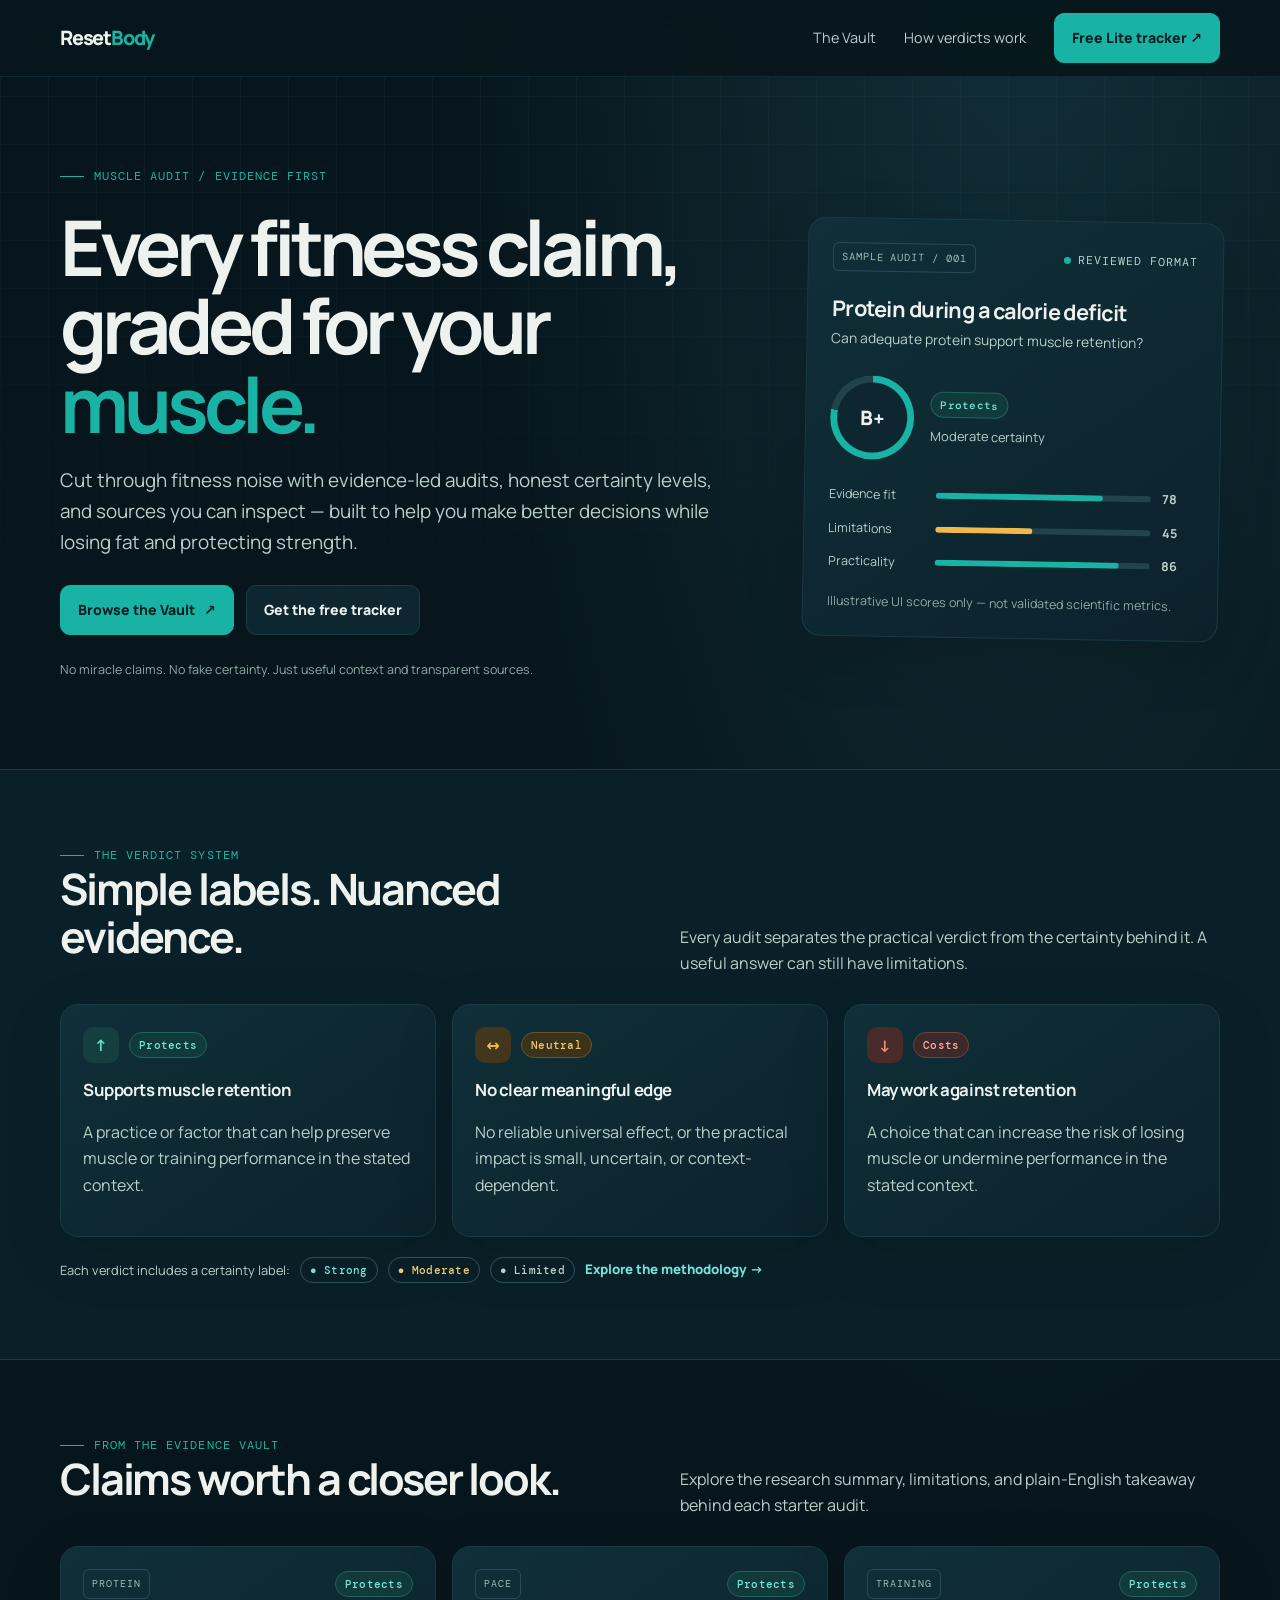
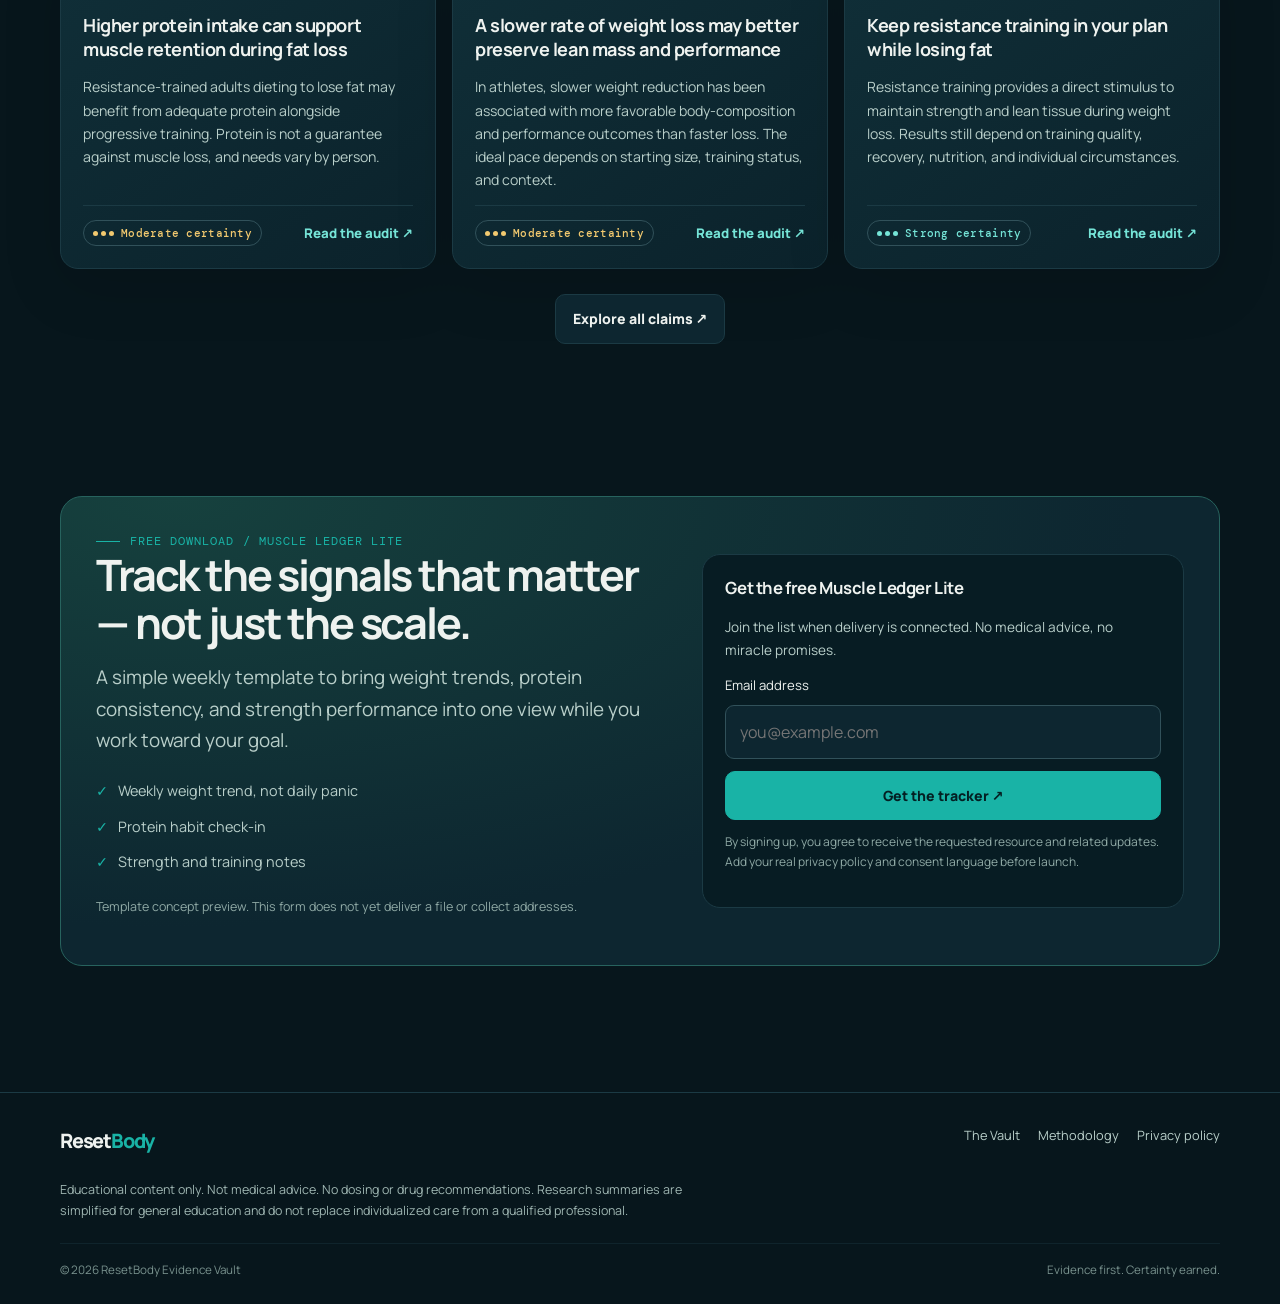
<file: resetbody-evidence-vault/index.html>
<!doctype html><html lang="en"><head><meta charset="utf-8"><meta name="viewport" content="width=device-width,initial-scale=1"><meta name="description" content="Evidence-led audits of fitness claims, fat loss, and muscle retention. Clear verdicts, honest certainty, and research you can inspect."><meta name="theme-color" content="#07161c"><title>ResetBody Evidence Vault — Fitness claims, audited</title><link rel="icon" href="assets/brand.svg" type="image/svg+xml"><link rel="stylesheet" href="assets/styles.css"><script defer src="data/claims.js"></script><script defer src="assets/app.js"></script></head><body><header class="site-header"><nav class="container nav" aria-label="Main navigation"><a class="brand" href="index.html" aria-label="ResetBody home">Reset<span>Body</span></a><button class="menu-toggle" aria-expanded="false" aria-controls="primary-links">Menu</button><div class="nav-links" id="primary-links"><a href="vault.html">The Vault</a><a href="methodology.html">How verdicts work</a><a class="nav-cta" href="#muscle-ledger">Free Lite tracker ↗</a></div></nav></header><main><section class="hero"><div class="container hero-grid"><div class="hero-copy"><span class="eyebrow">Muscle audit / Evidence first</span><h1>Every fitness claim, graded for your <span style="color:var(--teal)">muscle.</span></h1><p class="lead">Cut through fitness noise with evidence-led audits, honest certainty levels, and sources you can inspect — built to help you make better decisions while losing fat and protecting strength.</p><div class="hero-actions"><a class="btn btn-primary" href="vault.html">Browse the Vault <span aria-hidden="true">↗</span></a><a class="btn btn-secondary" href="#muscle-ledger">Get the free tracker</a></div><p class="fineprint">No miracle claims. No fake certainty. Just useful context and transparent sources.</p></div><aside class="audit-card" aria-label="Example claim audit"><div class="card-top"><span class="tag">Sample audit / 001</span><span class="mono muted"><span class="status-dot"></span>Reviewed format</span></div><h3 style="font-size:1.35rem;margin:22px 0 5px">Protein during a calorie deficit</h3><p class="muted" style="font-size:.86rem">Can adequate protein support muscle retention?</p><div class="audit-score"><div class="score-ring">B+</div><div><span class="pill protects">Protects</span><p class="muted" style="font-size:.8rem;margin:8px 0 0">Moderate certainty</p></div></div><div class="meter-list"><div class="meter-row"><span>Evidence fit</span><div class="meter"><span style="width:78%"></span></div><b>78</b></div><div class="meter-row"><span>Limitations</span><div class="meter"><span style="width:45%;background:var(--amber)"></span></div><b>45</b></div><div class="meter-row"><span>Practicality</span><div class="meter"><span style="width:86%"></span></div><b>86</b></div></div><p class="fineprint" style="margin:19px 0 0">Illustrative UI scores only — not validated scientific metrics.</p></aside></div></section><section class="section section-band"><div class="container"><div class="section-head"><div><span class="eyebrow">The verdict system</span><h2>Simple labels. Nuanced evidence.</h2></div><p>Every audit separates the practical verdict from the certainty behind it. A useful answer can still have limitations.</p></div><div class="verdict-grid"><article class="method-card"><div class="verdict-mark"><span class="verdict-icon">↑</span><span class="pill protects">Protects</span></div><h3>Supports muscle retention</h3><p class="muted">A practice or factor that can help preserve muscle or training performance in the stated context.</p></article><article class="method-card"><div class="verdict-mark"><span class="verdict-icon neutral">↔</span><span class="pill neutral">Neutral</span></div><h3>No clear meaningful edge</h3><p class="muted">No reliable universal effect, or the practical impact is small, uncertain, or context-dependent.</p></article><article class="method-card"><div class="verdict-mark"><span class="verdict-icon costs">↓</span><span class="pill costs">Costs</span></div><h3>May work against retention</h3><p class="muted">A choice that can increase the risk of losing muscle or undermine performance in the stated context.</p></article></div><div style="margin-top:20px;display:flex;gap:10px;align-items:center;flex-wrap:wrap"><span class="muted" style="font-size:.8rem">Each verdict includes a certainty label:</span><span class="pill strong">● Strong</span><span class="pill moderate">● Moderate</span><span class="pill limited">● Limited</span><a class="card-link" href="methodology.html">Explore the methodology →</a></div></div></section><section class="section"><div class="container"><div class="section-head"><div><span class="eyebrow">From the evidence vault</span><h2>Claims worth a closer look.</h2></div><p>Explore the research summary, limitations, and plain-English takeaway behind each starter audit.</p></div><div class="claim-grid" data-home-claims></div><div style="text-align:center;margin-top:25px"><a class="btn btn-secondary" href="vault.html">Explore all claims ↗</a></div></div></section><section class="section" id="muscle-ledger"><div class="container"><div class="ledger"><div><span class="eyebrow">Free download / Muscle Ledger Lite</span><h2>Track the signals that matter — not just the scale.</h2><p class="lead">A simple weekly template to bring weight trends, protein consistency, and strength performance into one view while you work toward your goal.</p><div class="ledger-list"><span><b class="check">✓</b> Weekly weight trend, not daily panic</span><span><b class="check">✓</b> Protein habit check-in</span><span><b class="check">✓</b> Strength and training notes</span></div><p class="fineprint">Template concept preview. This form does not yet deliver a file or collect addresses.</p></div><form class="form-panel" data-signup-form><h3>Get the free Muscle Ledger Lite</h3><p class="muted" style="font-size:.85rem">Join the list when delivery is connected. No medical advice, no miracle promises.</p><label for="home-email">Email address</label><input id="home-email" type="email" name="email" placeholder="you@example.com" autocomplete="email" required><button class="btn btn-primary" type="submit">Get the tracker ↗</button><p class="form-note">By signing up, you agree to receive the requested resource and related updates. Add your real privacy policy and consent language before launch.</p><p class="form-message" data-form-message role="status" aria-live="polite"></p></form></div></div></section></main><footer class="site-footer"><div class="container"><div class="footer-top"><a class="brand" href="index.html">Reset<span>Body</span></a><div class="footer-links"><a href="vault.html">The Vault</a><a href="methodology.html">Methodology</a><a href="privacy.html">Privacy policy</a></div></div><p class="disclaimer">Educational content only. Not medical advice. No dosing or drug recommendations. Research summaries are simplified for general education and do not replace individualized care from a qualified professional.</p><div class="copyright"><span>© <span data-year>2026</span> ResetBody Evidence Vault</span><span>Evidence first. Certainty earned.</span></div></div></footer><script>document.querySelectorAll('[data-year]').forEach(el=>el.textContent=new Date().getFullYear())</script></body></html>
</file>
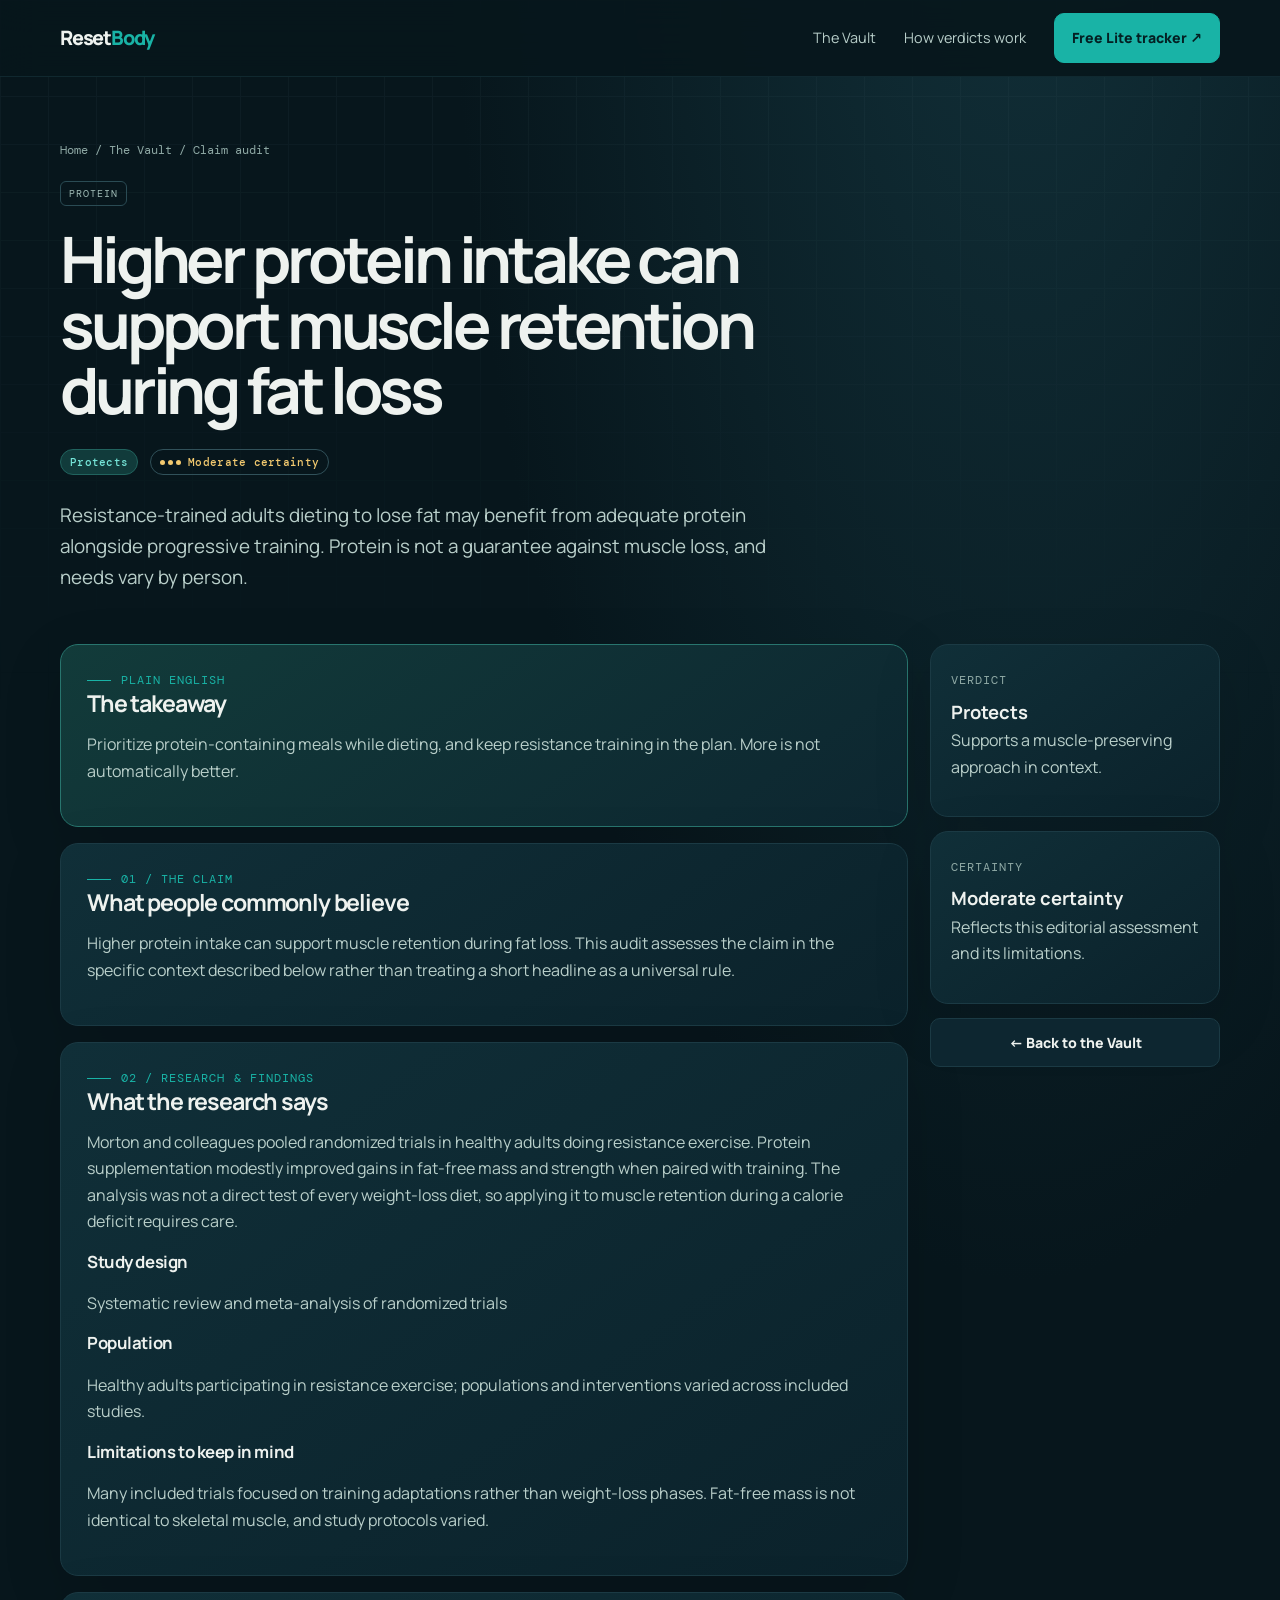
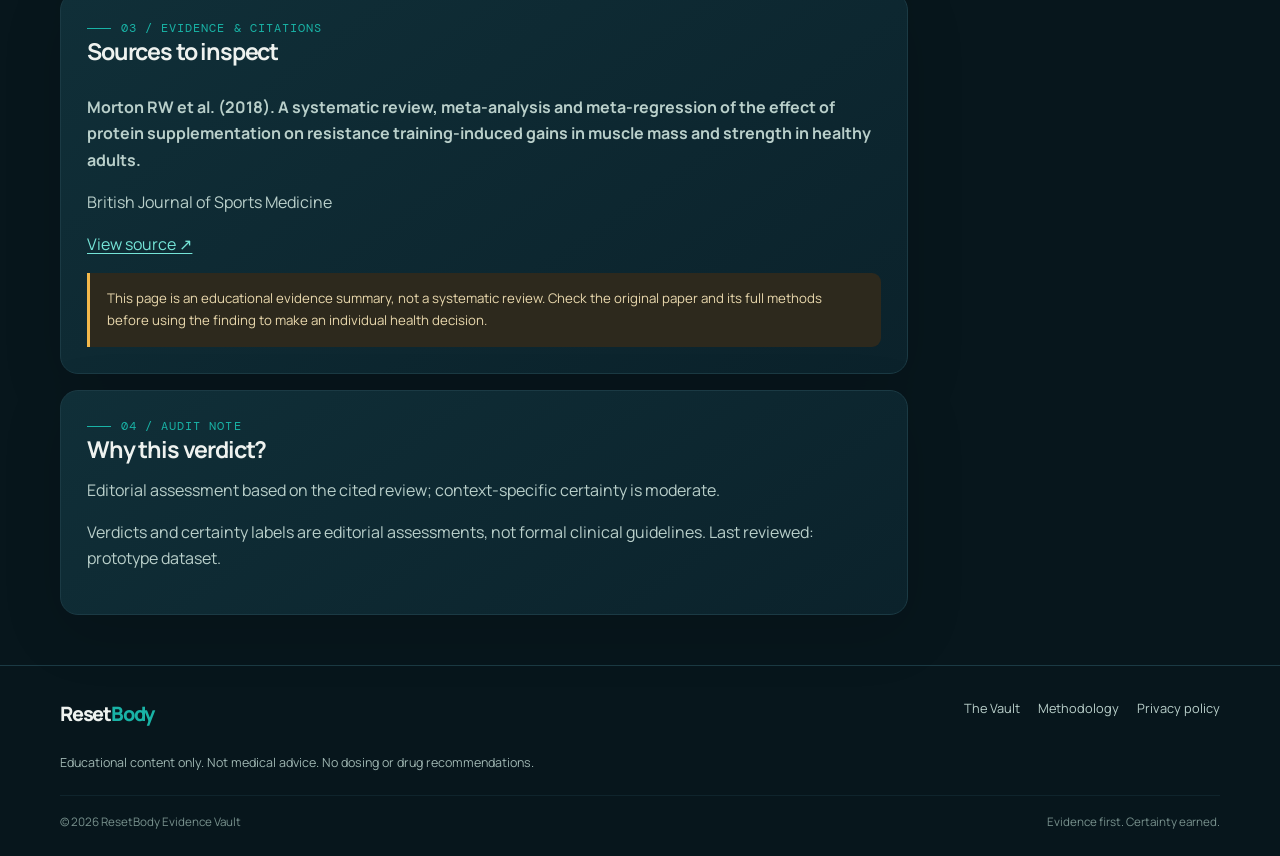
<file: resetbody-evidence-vault/claim-detail.html>
<!doctype html><html lang="en"><head><meta charset="utf-8"><meta name="viewport" content="width=device-width,initial-scale=1"><meta name="description" content="A detailed ResetBody claim audit with research findings, citations, limitations, and a plain-English summary."><meta name="theme-color" content="#07161c"><title>Claim audit | ResetBody Evidence Vault</title><link rel="icon" href="assets/brand.svg" type="image/svg+xml"><link rel="stylesheet" href="assets/styles.css"><script defer src="data/claims.js"></script><script defer src="assets/app.js"></script></head><body><header class="site-header"><nav class="container nav" aria-label="Main navigation"><a class="brand" href="index.html">Reset<span>Body</span></a><button class="menu-toggle" aria-expanded="false" aria-controls="primary-links">Menu</button><div class="nav-links" id="primary-links"><a href="vault.html">The Vault</a><a href="methodology.html">How verdicts work</a><a class="nav-cta" href="index.html#muscle-ledger">Free Lite tracker ↗</a></div></nav></header><main class="container" data-claim-detail><div class="page-hero"><span class="eyebrow">Loading claim audit</span><h1>Research, context, and practical takeaways.</h1><p class="lead">Choose a claim from the Vault to see the full audit.</p><a class="btn btn-secondary" href="vault.html">Browse the Vault</a></div></main><footer class="site-footer"><div class="container"><div class="footer-top"><a class="brand" href="index.html">Reset<span>Body</span></a><div class="footer-links"><a href="vault.html">The Vault</a><a href="methodology.html">Methodology</a><a href="privacy.html">Privacy policy</a></div></div><p class="disclaimer">Educational content only. Not medical advice. No dosing or drug recommendations.</p><div class="copyright"><span>© <span data-year>2026</span> ResetBody Evidence Vault</span><span>Evidence first. Certainty earned.</span></div></div></footer><script>document.querySelectorAll('[data-year]').forEach(el=>el.textContent=new Date().getFullYear())</script></body></html>
</file>
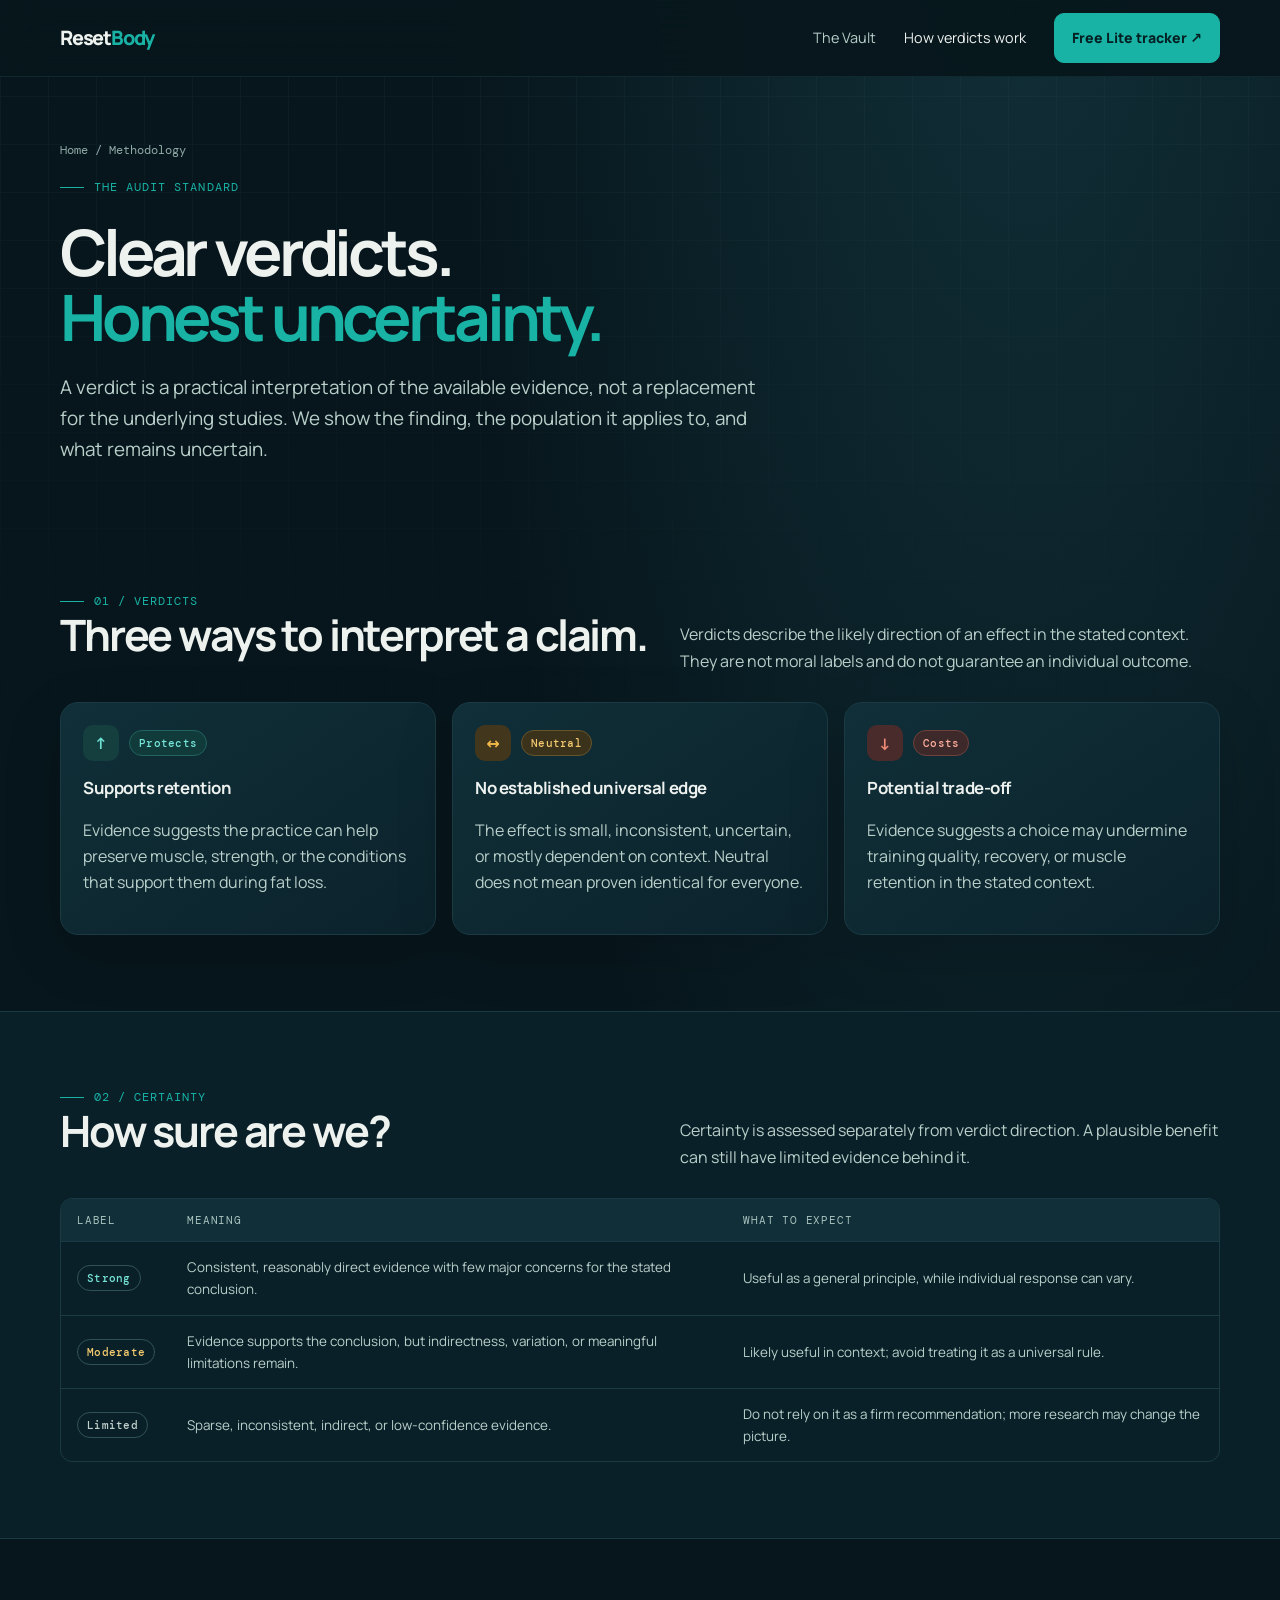
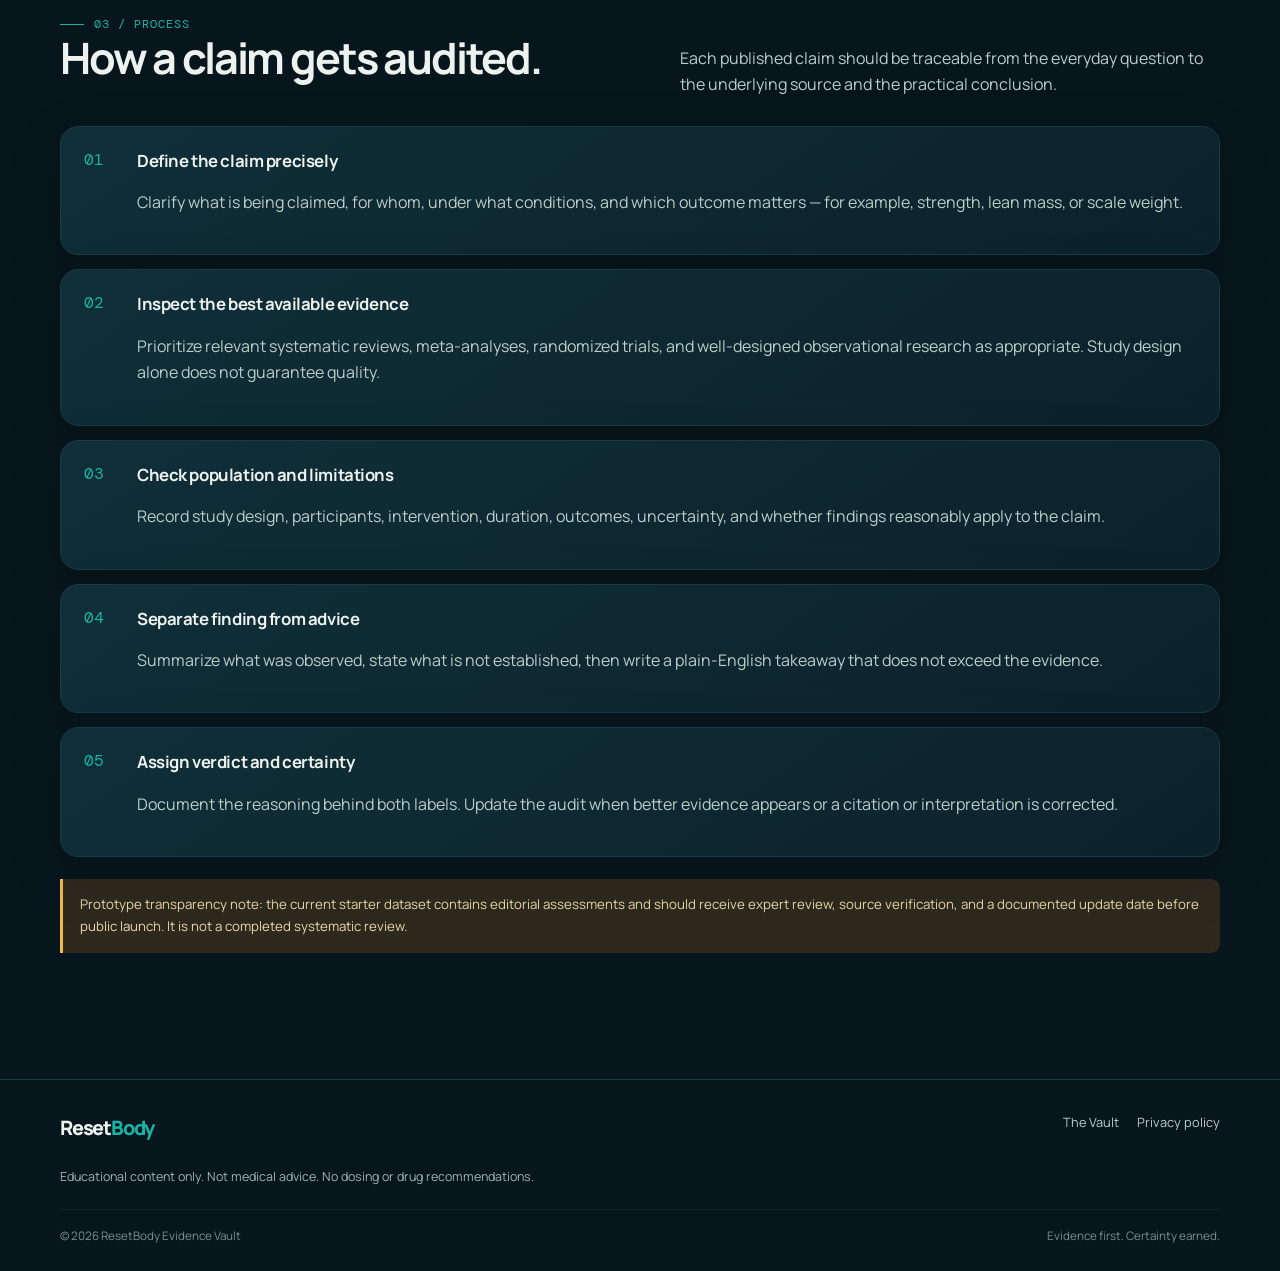
<file: resetbody-evidence-vault/methodology.html>
<!doctype html><html lang="en"><head><meta charset="utf-8"><meta name="viewport" content="width=device-width,initial-scale=1"><meta name="description" content="How ResetBody evaluates fitness claims, assigns verdicts, and communicates evidence certainty and limitations."><meta name="theme-color" content="#07161c"><title>Methodology | ResetBody Evidence Vault</title><link rel="icon" href="assets/brand.svg" type="image/svg+xml"><link rel="stylesheet" href="assets/styles.css"></head><body><header class="site-header"><nav class="container nav" aria-label="Main navigation"><a class="brand" href="index.html">Reset<span>Body</span></a><button class="menu-toggle" aria-expanded="false" aria-controls="primary-links">Menu</button><div class="nav-links" id="primary-links"><a href="vault.html">The Vault</a><a href="methodology.html" aria-current="page">How verdicts work</a><a class="nav-cta" href="index.html#muscle-ledger">Free Lite tracker ↗</a></div></nav></header><main><section class="page-hero"><div class="container"><div class="crumbs"><a href="index.html">Home</a> / Methodology</div><span class="eyebrow">The audit standard</span><h1>Clear verdicts.<br><span style="color:var(--teal)">Honest uncertainty.</span></h1><p class="lead">A verdict is a practical interpretation of the available evidence, not a replacement for the underlying studies. We show the finding, the population it applies to, and what remains uncertain.</p></div></section><section class="section"><div class="container"><div class="section-head"><div><span class="eyebrow">01 / Verdicts</span><h2>Three ways to interpret a claim.</h2></div><p>Verdicts describe the likely direction of an effect in the stated context. They are not moral labels and do not guarantee an individual outcome.</p></div><div class="verdict-grid"><article class="method-card"><div class="verdict-mark"><span class="verdict-icon">↑</span><span class="pill protects">Protects</span></div><h3>Supports retention</h3><p class="muted">Evidence suggests the practice can help preserve muscle, strength, or the conditions that support them during fat loss.</p></article><article class="method-card"><div class="verdict-mark"><span class="verdict-icon neutral">↔</span><span class="pill neutral">Neutral</span></div><h3>No established universal edge</h3><p class="muted">The effect is small, inconsistent, uncertain, or mostly dependent on context. Neutral does not mean proven identical for everyone.</p></article><article class="method-card"><div class="verdict-mark"><span class="verdict-icon costs">↓</span><span class="pill costs">Costs</span></div><h3>Potential trade-off</h3><p class="muted">Evidence suggests a choice may undermine training quality, recovery, or muscle retention in the stated context.</p></article></div></div></section><section class="section section-band"><div class="container"><div class="section-head"><div><span class="eyebrow">02 / Certainty</span><h2>How sure are we?</h2></div><p>Certainty is assessed separately from verdict direction. A plausible benefit can still have limited evidence behind it.</p></div><div class="table-wrap"><table><thead><tr><th>Label</th><th>Meaning</th><th>What to expect</th></tr></thead><tbody><tr><td><span class="pill strong">Strong</span></td><td>Consistent, reasonably direct evidence with few major concerns for the stated conclusion.</td><td>Useful as a general principle, while individual response can vary.</td></tr><tr><td><span class="pill moderate">Moderate</span></td><td>Evidence supports the conclusion, but indirectness, variation, or meaningful limitations remain.</td><td>Likely useful in context; avoid treating it as a universal rule.</td></tr><tr><td><span class="pill limited">Limited</span></td><td>Sparse, inconsistent, indirect, or low-confidence evidence.</td><td>Do not rely on it as a firm recommendation; more research may change the picture.</td></tr></tbody></table></div></div></section><section class="section"><div class="container"><div class="section-head"><div><span class="eyebrow">03 / Process</span><h2>How a claim gets audited.</h2></div><p>Each published claim should be traceable from the everyday question to the underlying source and the practical conclusion.</p></div><div class="methodology-list"><article class="method-card method-step"><h3>Define the claim precisely</h3><p class="muted">Clarify what is being claimed, for whom, under what conditions, and which outcome matters — for example, strength, lean mass, or scale weight.</p></article><article class="method-card method-step"><h3>Inspect the best available evidence</h3><p class="muted">Prioritize relevant systematic reviews, meta-analyses, randomized trials, and well-designed observational research as appropriate. Study design alone does not guarantee quality.</p></article><article class="method-card method-step"><h3>Check population and limitations</h3><p class="muted">Record study design, participants, intervention, duration, outcomes, uncertainty, and whether findings reasonably apply to the claim.</p></article><article class="method-card method-step"><h3>Separate finding from advice</h3><p class="muted">Summarize what was observed, state what is not established, then write a plain-English takeaway that does not exceed the evidence.</p></article><article class="method-card method-step"><h3>Assign verdict and certainty</h3><p class="muted">Document the reasoning behind both labels. Update the audit when better evidence appears or a citation or interpretation is corrected.</p></article></div><div class="notice" style="margin-top:22px">Prototype transparency note: the current starter dataset contains editorial assessments and should receive expert review, source verification, and a documented update date before public launch. It is not a completed systematic review.</div></div></section></main><footer class="site-footer"><div class="container"><div class="footer-top"><a class="brand" href="index.html">Reset<span>Body</span></a><div class="footer-links"><a href="vault.html">The Vault</a><a href="privacy.html">Privacy policy</a></div></div><p class="disclaimer">Educational content only. Not medical advice. No dosing or drug recommendations.</p><div class="copyright"><span>© <span data-year>2026</span> ResetBody Evidence Vault</span><span>Evidence first. Certainty earned.</span></div></div></footer><script src="assets/app.js"></script><script>document.querySelectorAll('[data-year]').forEach(el=>el.textContent=new Date().getFullYear())</script></body></html>
</file>
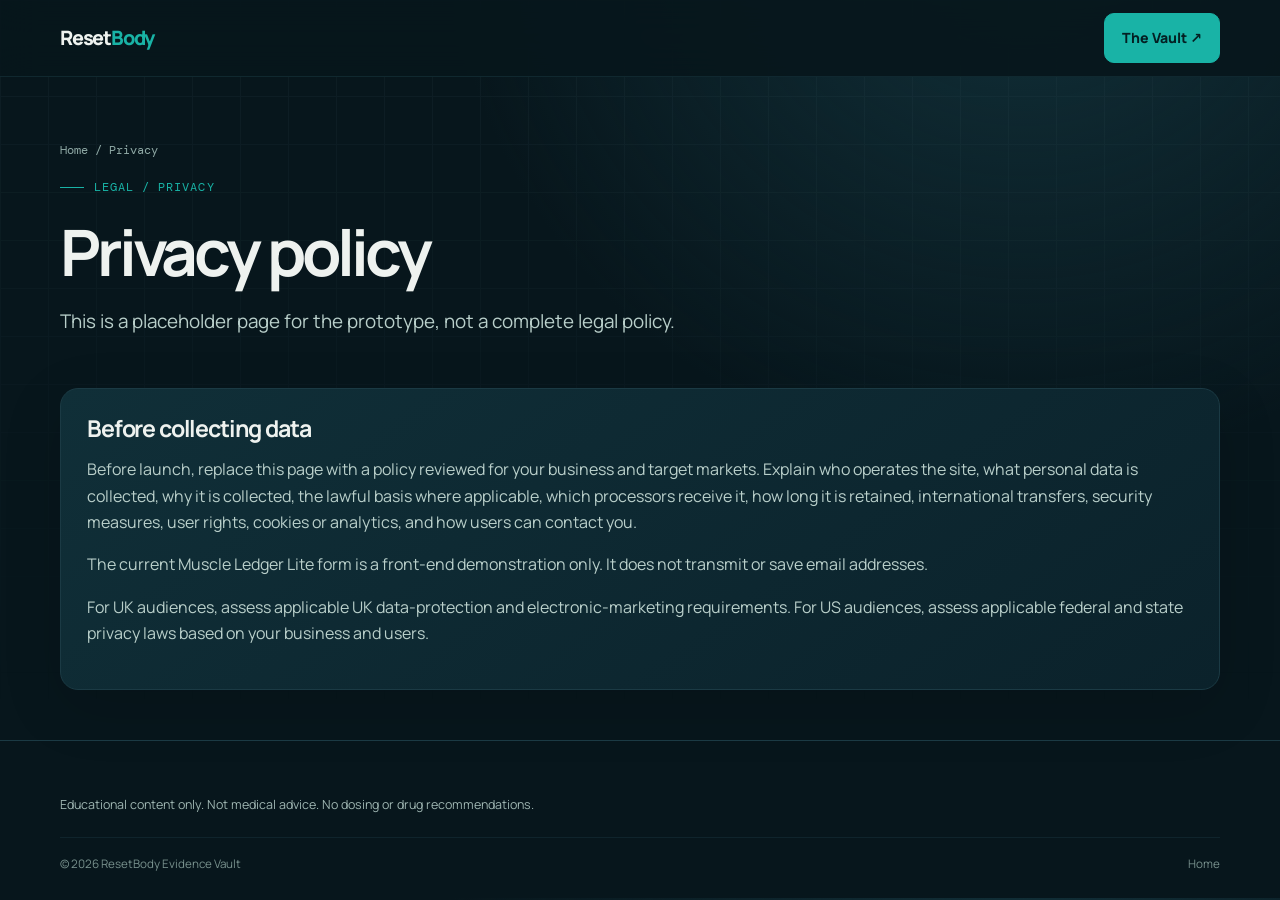
<file: resetbody-evidence-vault/privacy.html>
<!doctype html><html lang="en"><head><meta charset="utf-8"><meta name="viewport" content="width=device-width,initial-scale=1"><meta name="description" content="Privacy policy placeholder for ResetBody Evidence Vault."><meta name="theme-color" content="#07161c"><title>Privacy Policy | ResetBody</title><link rel="stylesheet" href="assets/styles.css"></head><body><header class="site-header"><nav class="container nav"><a class="brand" href="index.html">Reset<span>Body</span></a><a class="nav-cta" href="vault.html">The Vault ↗</a></nav></header><main class="container"><section class="page-hero"><div class="crumbs"><a href="index.html">Home</a> / Privacy</div><span class="eyebrow">Legal / Privacy</span><h1>Privacy policy</h1><p class="lead">This is a placeholder page for the prototype, not a complete legal policy.</p></section><section class="detail-panel"><h2>Before collecting data</h2><p class="muted">Before launch, replace this page with a policy reviewed for your business and target markets. Explain who operates the site, what personal data is collected, why it is collected, the lawful basis where applicable, which processors receive it, how long it is retained, international transfers, security measures, user rights, cookies or analytics, and how users can contact you.</p><p class="muted">The current Muscle Ledger Lite form is a front-end demonstration only. It does not transmit or save email addresses.</p><p class="muted">For UK audiences, assess applicable UK data-protection and electronic-marketing requirements. For US audiences, assess applicable federal and state privacy laws based on your business and users.</p></section></main><footer class="site-footer"><div class="container"><p class="disclaimer">Educational content only. Not medical advice. No dosing or drug recommendations.</p><div class="copyright"><span>© <span data-year>2026</span> ResetBody Evidence Vault</span><a href="index.html">Home</a></div></div></footer><script>document.querySelectorAll('[data-year]').forEach(el=>el.textContent=new Date().getFullYear())</script></body></html>
</file>
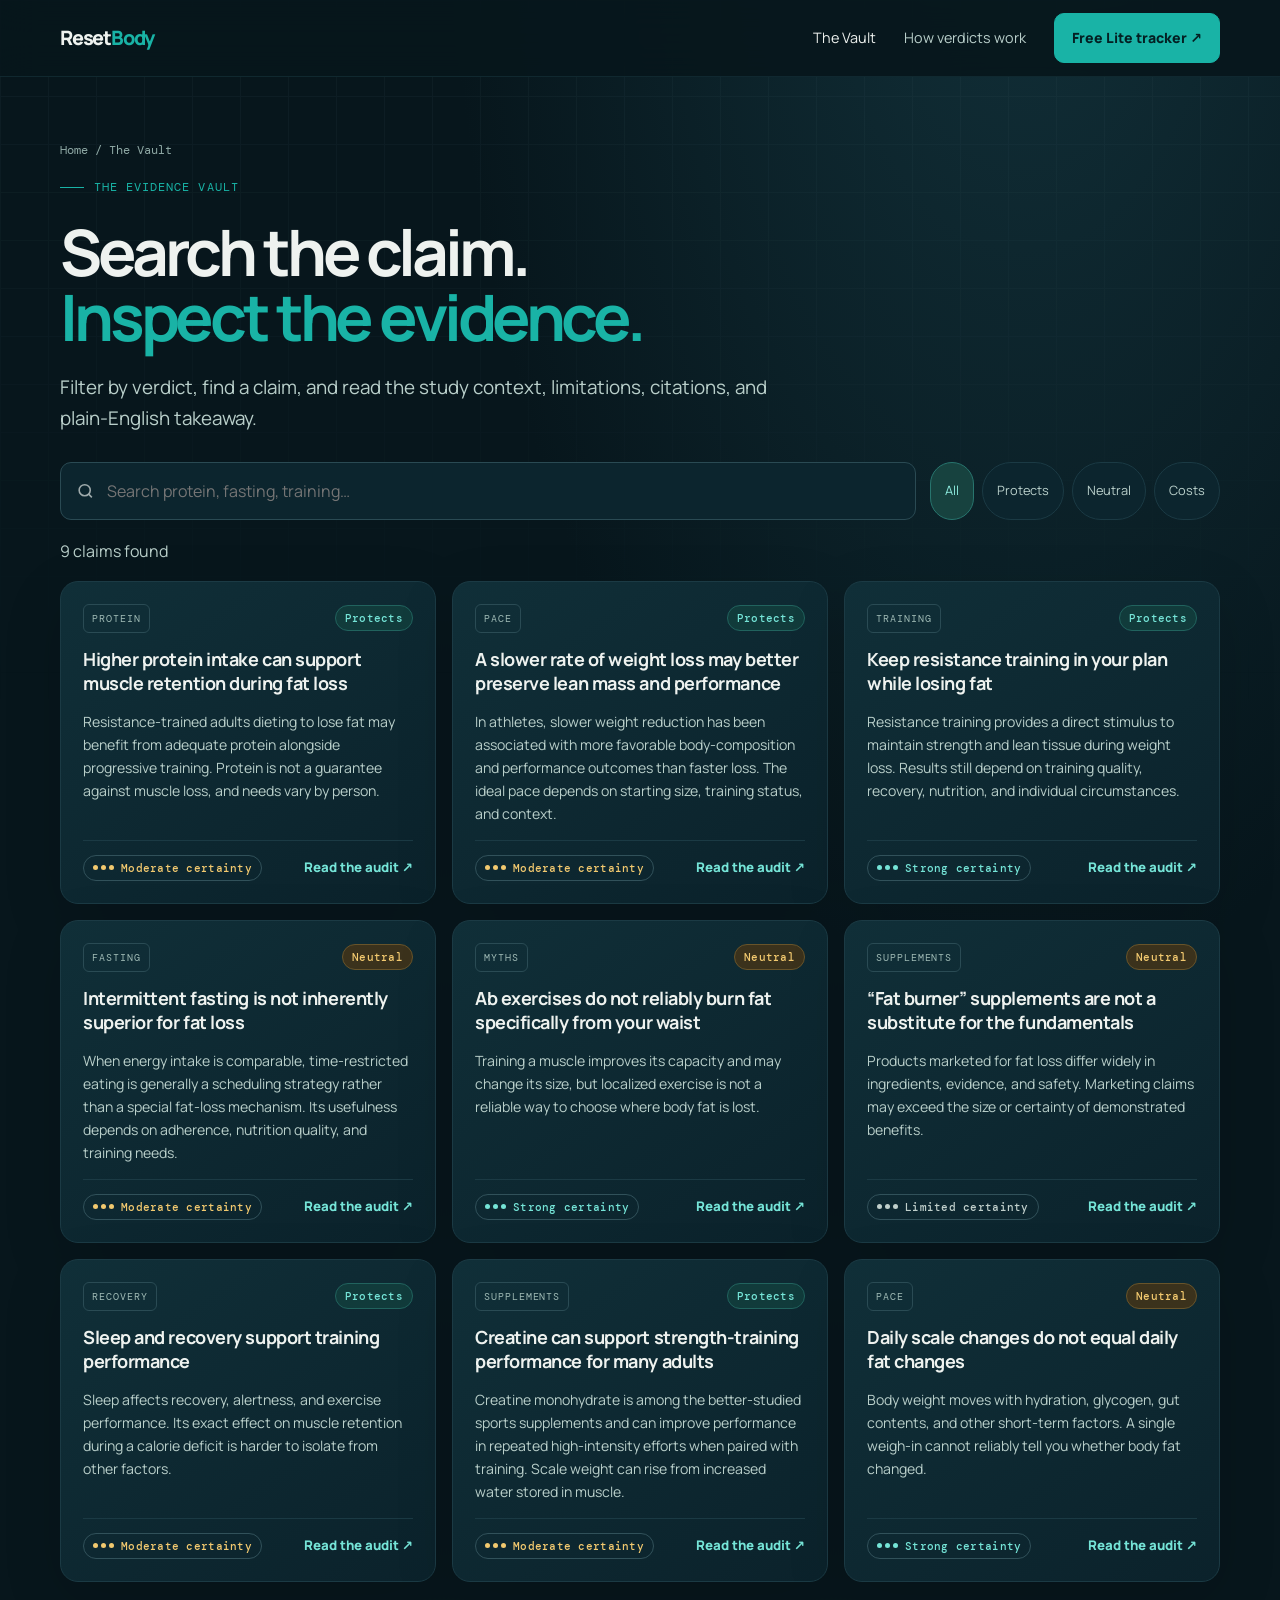
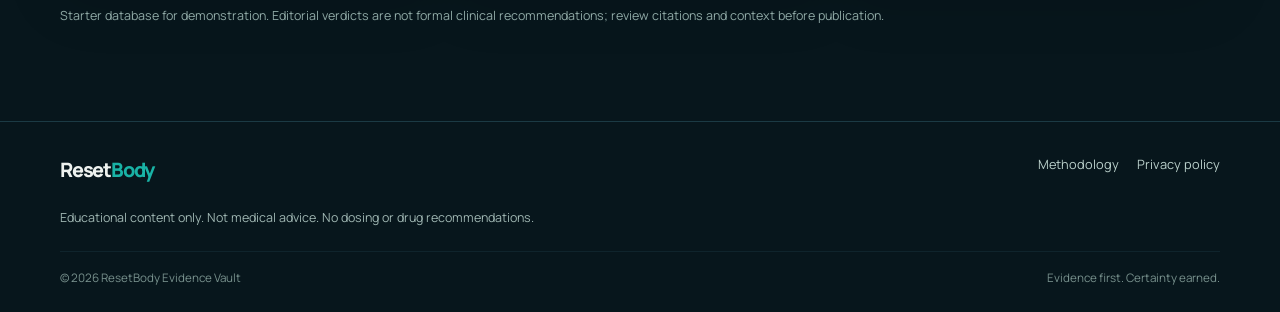
<file: resetbody-evidence-vault/vault.html>
<!doctype html><html lang="en"><head><meta charset="utf-8"><meta name="viewport" content="width=device-width,initial-scale=1"><meta name="description" content="Search evidence-led audits of fat loss, muscle retention, training, nutrition, and fitness myths."><meta name="theme-color" content="#07161c"><title>The Evidence Vault | ResetBody</title><link rel="icon" href="assets/brand.svg" type="image/svg+xml"><link rel="stylesheet" href="assets/styles.css"><script defer src="data/claims.js"></script><script defer src="assets/app.js"></script></head><body><header class="site-header"><nav class="container nav" aria-label="Main navigation"><a class="brand" href="index.html">Reset<span>Body</span></a><button class="menu-toggle" aria-expanded="false" aria-controls="primary-links">Menu</button><div class="nav-links" id="primary-links"><a href="vault.html" aria-current="page">The Vault</a><a href="methodology.html">How verdicts work</a><a class="nav-cta" href="index.html#muscle-ledger">Free Lite tracker ↗</a></div></nav></header><main><section class="page-hero"><div class="container"><div class="crumbs"><a href="index.html">Home</a> / The Vault</div><span class="eyebrow">The evidence vault</span><h1>Search the claim.<br><span style="color:var(--teal)">Inspect the evidence.</span></h1><p class="lead">Filter by verdict, find a claim, and read the study context, limitations, citations, and plain-English takeaway.</p><div class="search-panel"><label class="search-wrap"><span class="sr-only">Search claims</span><svg width="19" height="19" viewBox="0 0 24 24" fill="none" stroke="currentColor" stroke-width="2"><circle cx="11" cy="11" r="7"/><path d="m20 20-4-4"/></svg><input data-claim-search type="search" placeholder="Search protein, fasting, training…" autocomplete="off"></label><div class="filters" role="group" aria-label="Filter claims by verdict"><button class="filter-btn" data-filter="all" aria-pressed="true">All</button><button class="filter-btn" data-filter="protects" aria-pressed="false">Protects</button><button class="filter-btn" data-filter="neutral" aria-pressed="false">Neutral</button><button class="filter-btn" data-filter="costs" aria-pressed="false">Costs</button></div></div><p class="muted" data-results-count aria-live="polite"></p><div class="claim-grid" data-claims-grid></div><div class="empty-state hide" data-empty><h3>No matching claims</h3><p>Try another keyword or choose a different verdict filter.</p></div><p class="fineprint" style="margin-top:24px">Starter database for demonstration. Editorial verdicts are not formal clinical recommendations; review citations and context before publication.</p></div></section></main><footer class="site-footer"><div class="container"><div class="footer-top"><a class="brand" href="index.html">Reset<span>Body</span></a><div class="footer-links"><a href="methodology.html">Methodology</a><a href="privacy.html">Privacy policy</a></div></div><p class="disclaimer">Educational content only. Not medical advice. No dosing or drug recommendations.</p><div class="copyright"><span>© <span data-year>2026</span> ResetBody Evidence Vault</span><span>Evidence first. Certainty earned.</span></div></div></footer><script>document.querySelectorAll('[data-year]').forEach(el=>el.textContent=new Date().getFullYear())</script></body></html>
</file>
<file: resetbody-evidence-vault/assets/styles.css>
@import url('https://fonts.googleapis.com/css2?family=DM+Mono:wght@400;500&family=Manrope:wght@400;500;600;700;800&display=swap');
:root{color-scheme:dark;--bg:#07161c;--panel:#0d2630;--panel2:#102f38;--line:#1b3a44;--text:#eef2ef;--muted:#b9cfca;--teal:#19b3a6;--amber:#f2b84b;--red:#f08a78;--shadow:0 18px 60px #0002;--radius:18px;--max:1160px}*{box-sizing:border-box}html{scroll-behavior:smooth;scroll-padding-top:90px}body{margin:0;background:radial-gradient(ellipse at 80% -10%,#12313a 0,transparent 40%),linear-gradient(#07161c,#07161c);color:var(--text);font-family:Manrope,system-ui,sans-serif;line-height:1.65}body:before{content:"";position:fixed;inset:0;pointer-events:none;opacity:.12;background-image:linear-gradient(#45626a 1px,transparent 1px),linear-gradient(90deg,#45626a 1px,transparent 1px);background-size:48px 48px;mask-image:linear-gradient(to bottom,#000,transparent 80%);z-index:-1}a{color:inherit;text-decoration:none}a:hover{color:#70e0d4}button,input{font:inherit}button,a,input{outline-offset:4px}button:focus-visible,a:focus-visible,input:focus-visible{outline:2px solid var(--teal)}.container{width:min(var(--max),calc(100% - 40px));margin-inline:auto}.site-header{position:sticky;top:0;z-index:20;background:#07161ce8;backdrop-filter:blur(18px);border-bottom:1px solid #1b3a4480}.nav{min-height:76px;display:flex;align-items:center;justify-content:space-between;gap:24px}.brand{font-weight:800;font-size:1.24rem;letter-spacing:-.06em;white-space:nowrap}.brand span{color:var(--teal)}.nav-links{display:flex;align-items:center;gap:28px;color:var(--muted);font-size:.9rem}.nav-links a[aria-current=page]{color:var(--text)}.nav-cta,.btn{display:inline-flex;align-items:center;justify-content:center;gap:9px;padding:12px 17px;border-radius:10px;border:1px solid var(--line);font-weight:800;font-size:.88rem;transition:transform .2s,background .2s,border-color .2s;cursor:pointer}.nav-cta,.btn-primary{background:var(--teal);border-color:var(--teal);color:#042023}.btn:hover,.nav-cta:hover{transform:translateY(-2px);color:inherit}.btn-secondary{background:#0d2630;color:var(--text)}.btn-small{padding:8px 11px;font-size:.78rem}.menu-toggle{display:none;background:none;border:1px solid var(--line);color:var(--text);padding:9px 12px;border-radius:9px}.eyebrow,.mono,.tag,.label{font-family:'DM Mono',monospace;text-transform:uppercase;letter-spacing:.09em;font-size:.72rem}.eyebrow{color:var(--teal);display:flex;align-items:center;gap:10px}.eyebrow:before{content:"";height:1px;width:24px;background:var(--teal)}h1,h2,h3,p{margin-top:0}h1{font-size:clamp(2.6rem,6vw,5rem);line-height:1.02;letter-spacing:-.065em;max-width:850px;margin:22px 0}h2{font-size:clamp(1.8rem,3.5vw,2.7rem);line-height:1.12;letter-spacing:-.05em;margin-bottom:15px}h3{font-size:1.05rem;line-height:1.35;letter-spacing:-.025em}.lead{font-size:clamp(1rem,1.8vw,1.18rem);color:var(--muted);max-width:720px}.muted{color:var(--muted)}.hero{padding:90px 0 76px}.hero-grid{display:grid;grid-template-columns:1.25fr .75fr;gap:52px;align-items:center}.hero-copy .lead{max-width:660px}.hero-actions{display:flex;flex-wrap:wrap;gap:12px;margin:27px 0 25px}.fineprint{font-size:.78rem;color:#8fa9a5}.audit-card,.card,.method-card,.detail-panel,.form-panel{background:linear-gradient(145deg,#102f38,#0b222b);border:1px solid var(--line);border-radius:var(--radius);box-shadow:var(--shadow)}.audit-card{padding:24px;transform:rotate(1deg)}.card-top{display:flex;justify-content:space-between;gap:12px;align-items:center}.tag{color:#9fbab5;border:1px solid #2a4b54;padding:5px 8px;border-radius:6px;font-size:.65rem}.status-dot{display:inline-block;width:7px;height:7px;border-radius:50%;background:var(--teal);margin-right:7px}.audit-score{display:flex;align-items:center;gap:16px;margin:25px 0}.score-ring{width:84px;height:84px;border-radius:50%;display:grid;place-items:center;background:radial-gradient(circle at center,var(--panel) 58%,transparent 60%),conic-gradient(var(--teal) 0 78%,#23434b 78%);font-weight:800;font-size:1.25rem}.meter-list{display:grid;gap:13px}.meter-row{display:grid;grid-template-columns:95px 1fr 32px;gap:12px;align-items:center;font-size:.78rem;color:var(--muted)}.meter{height:6px;border-radius:99px;background:#23434b;overflow:hidden}.meter span{display:block;height:100%;background:var(--teal);border-radius:99px}.section{padding:76px 0}.section-head{display:flex;justify-content:space-between;gap:30px;align-items:end;margin-bottom:28px}.section-head p{max-width:540px;color:var(--muted);margin-bottom:0}.verdict-grid,.claim-grid,.feature-grid{display:grid;grid-template-columns:repeat(3,minmax(0,1fr));gap:16px}.method-card,.card{padding:22px}.verdict-mark{display:flex;align-items:center;gap:10px;margin-bottom:16px}.verdict-icon{width:36px;height:36px;border-radius:10px;display:grid;place-items:center;font-weight:900;background:#153f3f;color:#6de0d1}.verdict-icon.neutral{background:#42371d;color:var(--amber)}.verdict-icon.costs{background:#482b2a;color:var(--red)}.pill{display:inline-flex;align-items:center;gap:7px;border-radius:999px;padding:5px 9px;font:500 .68rem 'DM Mono',monospace;letter-spacing:.025em;border:1px solid #31515a}.pill.protects{color:#75e4d7;background:#113b3b;border-color:#21635e}.pill.neutral{color:#f2c96f;background:#3b321c;border-color:#68542a}.pill.costs{color:#ffad9e;background:#3d2929;border-color:#71413c}.pill.strong{color:#75e4d7}.pill.moderate{color:#f2c96f}.pill.limited{color:#c0cfcb}.certainty-dots{display:inline-flex;gap:3px}.certainty-dots i{display:block;width:5px;height:5px;background:currentColor;border-radius:50%}.section-band{background:#0a2028;border-block:1px solid var(--line)}.search-panel{display:grid;grid-template-columns:1fr auto;gap:14px;margin:28px 0 18px}.search-wrap{position:relative}.search-wrap input{width:100%;padding:15px 16px 15px 46px;background:#0c252e;color:var(--text);border:1px solid #2a4a53;border-radius:11px}.search-wrap svg{position:absolute;left:16px;top:50%;transform:translateY(-50%);opacity:.65}.filters{display:flex;gap:8px;flex-wrap:wrap}.filter-btn{border:1px solid var(--line);background:#0c252e;color:var(--muted);border-radius:999px;padding:9px 14px;cursor:pointer;font-size:.8rem}.filter-btn[aria-pressed=true]{background:#17423f;color:#8ce9dc;border-color:#28756e}.claim-grid{grid-template-columns:repeat(3,minmax(0,1fr));align-items:stretch}.claim-card{display:flex;flex-direction:column;gap:14px;min-height:285px}.claim-card h3{font-size:1.13rem;margin:0}.claim-card p{color:var(--muted);font-size:.88rem;margin:0}.claim-card .claim-foot{margin-top:auto;padding-top:14px;border-top:1px solid var(--line);display:flex;align-items:center;justify-content:space-between;gap:8px;flex-wrap:wrap}.claim-meta{display:flex;align-items:center;justify-content:space-between;gap:10px}.card-link{font-size:.83rem;font-weight:800;color:#75e4d7}.empty-state{padding:44px 20px;text-align:center;border:1px dashed #31515a;border-radius:14px;color:var(--muted)}.ledger{padding:35px;display:grid;grid-template-columns:1fr .85fr;gap:40px;align-items:center;border:1px solid #27635e;background:radial-gradient(ellipse at 10% 0,#16413e,#0d2630 65%);border-radius:22px}.ledger-list{display:grid;gap:12px;margin:23px 0}.ledger-list span{display:flex;gap:10px;align-items:center;color:var(--muted);font-size:.9rem}.check{color:var(--teal);font-weight:900}.form-panel{padding:22px;background:#071c23;box-shadow:none}.form-panel label{display:block;font-size:.82rem;margin:0 0 8px}.form-panel input{width:100%;padding:13px 14px;background:#0d2630;border:1px solid #31515a;border-radius:9px;color:var(--text);margin-bottom:12px}.form-panel button{width:100%}.form-note{font-size:.75rem;color:#8fa9a5;margin:12px 0 0}.form-message{font-size:.83rem;margin-top:12px;color:#75e4d7}.site-footer{border-top:1px solid var(--line);padding:32px 0 24px;margin-top:50px}.footer-top{display:flex;justify-content:space-between;gap:28px;align-items:start}.footer-links{display:flex;gap:18px;flex-wrap:wrap;font-size:.8rem;color:var(--muted)}.disclaimer{max-width:650px;color:#9eb5b1;font-size:.78rem;margin:22px 0}.copyright{border-top:1px solid #1b3a446b;padding-top:17px;display:flex;justify-content:space-between;gap:15px;color:#78918d;font-size:.73rem}.page-hero{padding:66px 0 32px}.page-hero h1{font-size:clamp(2.4rem,5vw,4rem)}.crumbs{font: .72rem 'DM Mono',monospace;color:#8fa9a5;margin-bottom:20px}.detail-layout{display:grid;grid-template-columns:minmax(0,1fr) 290px;gap:22px;align-items:start}.detail-main{display:grid;gap:16px}.detail-panel{padding:26px}.detail-panel h2{font-size:1.45rem}.detail-panel p,.detail-panel li{color:var(--muted)}.detail-panel ul{padding-left:21px}.citation{padding:15px 0;border-top:1px solid var(--line)}.citation:first-of-type{border-top:0}.citation a{color:#75e4d7;text-decoration:underline;text-underline-offset:3px}.detail-aside{position:sticky;top:100px;display:grid;gap:14px}.aside-stat{padding:20px}.aside-stat .label{color:#8fa9a5}.aside-stat strong{display:block;font-size:1.15rem;margin-top:5px}.plain-summary{border-color:#28756e;background:linear-gradient(145deg,#123b3a,#0d2630)}.methodology-list{counter-reset:steps;display:grid;gap:14px}.method-step{padding:23px 24px 23px 76px;position:relative}.method-step:before{counter-increment:steps;content:counter(steps,decimal-leading-zero);position:absolute;left:23px;top:22px;font:1rem 'DM Mono',monospace;color:var(--teal)}.table-wrap{overflow:auto;border:1px solid var(--line);border-radius:12px}table{border-collapse:collapse;width:100%;min-width:600px;font-size:.84rem}th,td{text-align:left;padding:14px 16px;border-bottom:1px solid var(--line)}th{background:#102f38;font: .7rem 'DM Mono',monospace;text-transform:uppercase;letter-spacing:.07em;color:#a8c2bd}td{color:var(--muted)}tr:last-child td{border-bottom:0}.notice{padding:15px 17px;border-left:3px solid var(--amber);background:#2d291d;color:#e9d8ad;border-radius:0 9px 9px 0;font-size:.83rem}.hide{display:none!important}.sr-only{position:absolute;width:1px;height:1px;padding:0;margin:-1px;overflow:hidden;clip:rect(0,0,0,0);white-space:nowrap;border:0}
@media(max-width:900px){.hero-grid{grid-template-columns:1fr;gap:30px}.audit-card{max-width:520px;transform:none}.claim-grid{grid-template-columns:repeat(2,minmax(0,1fr))}.ledger{grid-template-columns:1fr;gap:18px}.detail-layout{grid-template-columns:1fr}.detail-aside{position:static;grid-template-columns:repeat(2,minmax(0,1fr))}.verdict-grid,.feature-grid{grid-template-columns:1fr 1fr}}
@media(max-width:650px){.container{width:min(var(--max),calc(100% - 28px))}.nav{min-height:66px}.menu-toggle{display:inline-flex}.nav-links{display:none;position:absolute;top:65px;left:0;right:0;background:#07161c;border-bottom:1px solid var(--line);padding:20px;align-items:stretch;flex-direction:column;gap:17px}.nav-links.open{display:flex}.nav-cta{width:100%}.hero{padding:58px 0 45px}.section{padding:52px 0}.section-head{display:block}.section-head p{margin-top:12px}.verdict-grid,.claim-grid,.feature-grid{grid-template-columns:1fr}.search-panel{grid-template-columns:1fr}.filters{overflow-x:auto;flex-wrap:nowrap;padding-bottom:5px}.filter-btn{white-space:nowrap}.ledger{padding:22px}.footer-top,.copyright{flex-direction:column}.detail-panel{padding:20px}.detail-aside{grid-template-columns:1fr 1fr}.page-hero{padding-top:44px}}
@media(prefers-reduced-motion:reduce){html{scroll-behavior:auto}*,*:before,*:after{transition:none!important;animation:none!important}}
</file>
